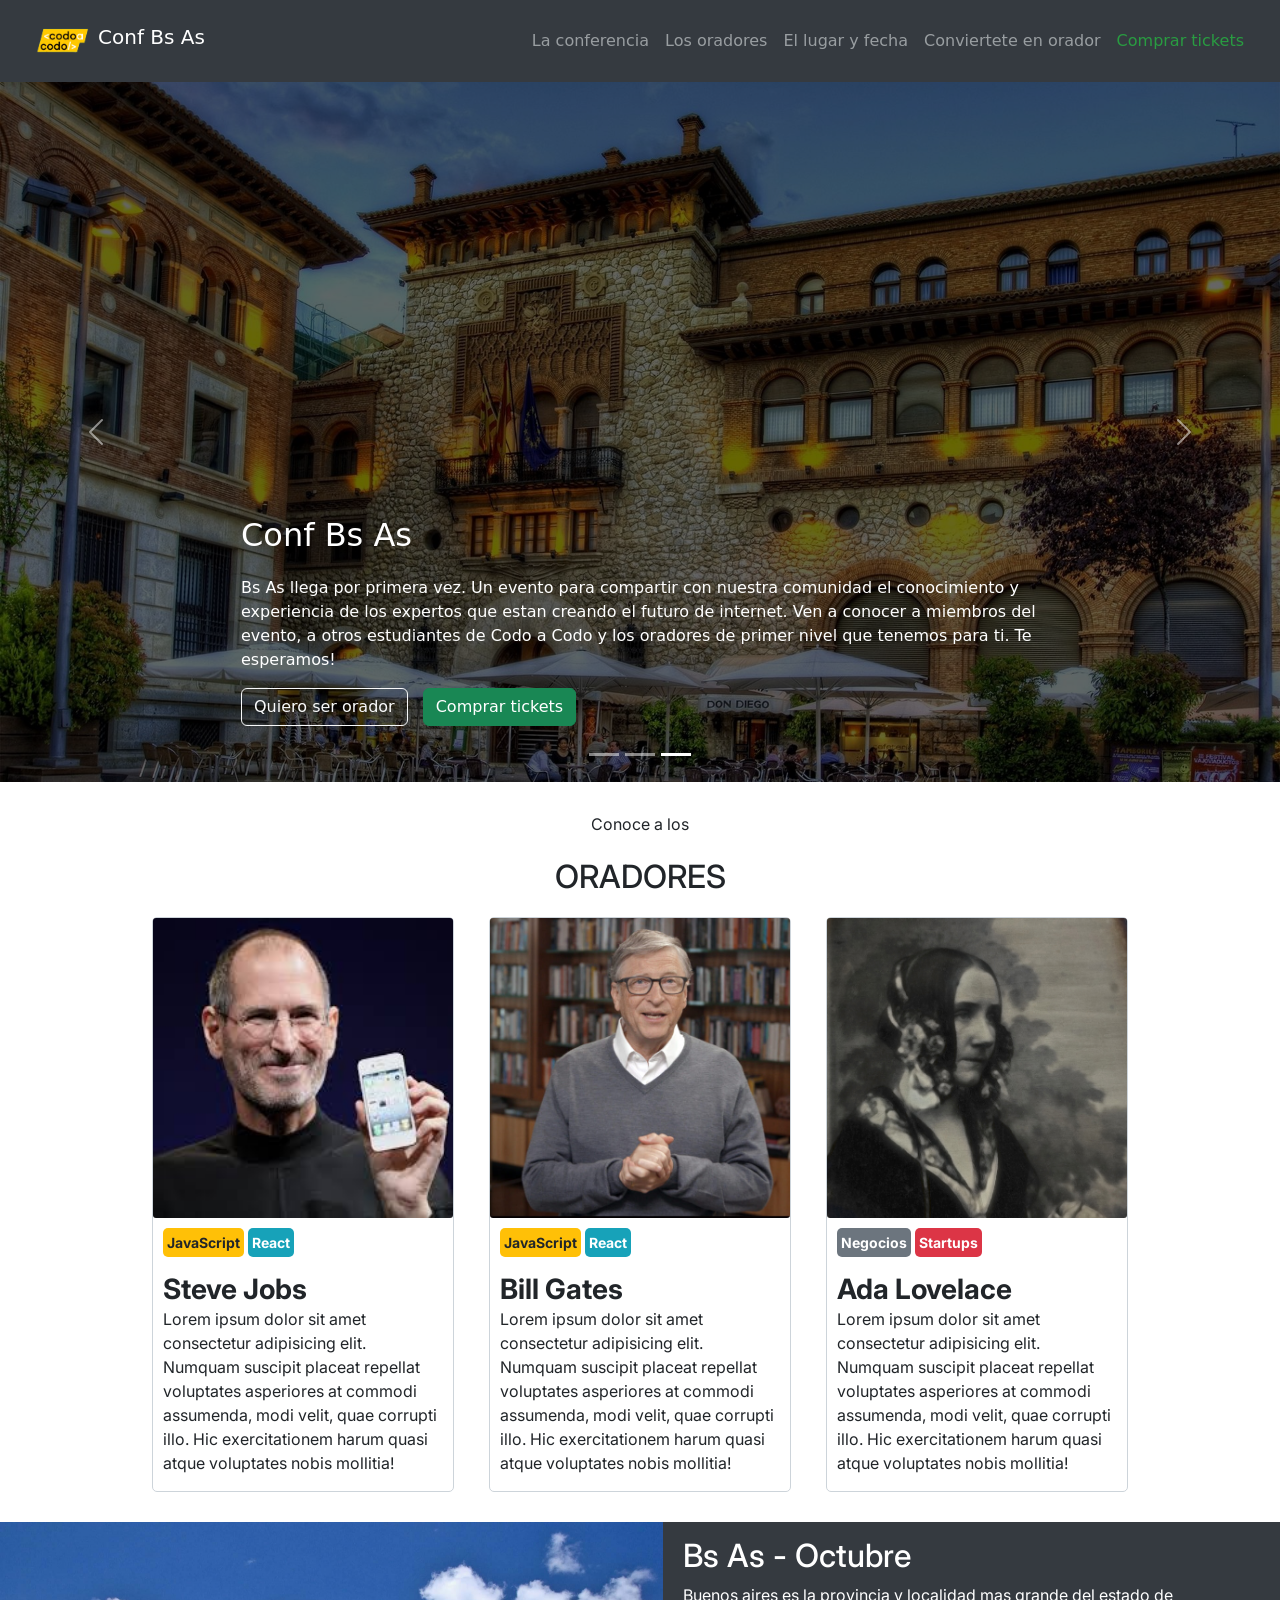
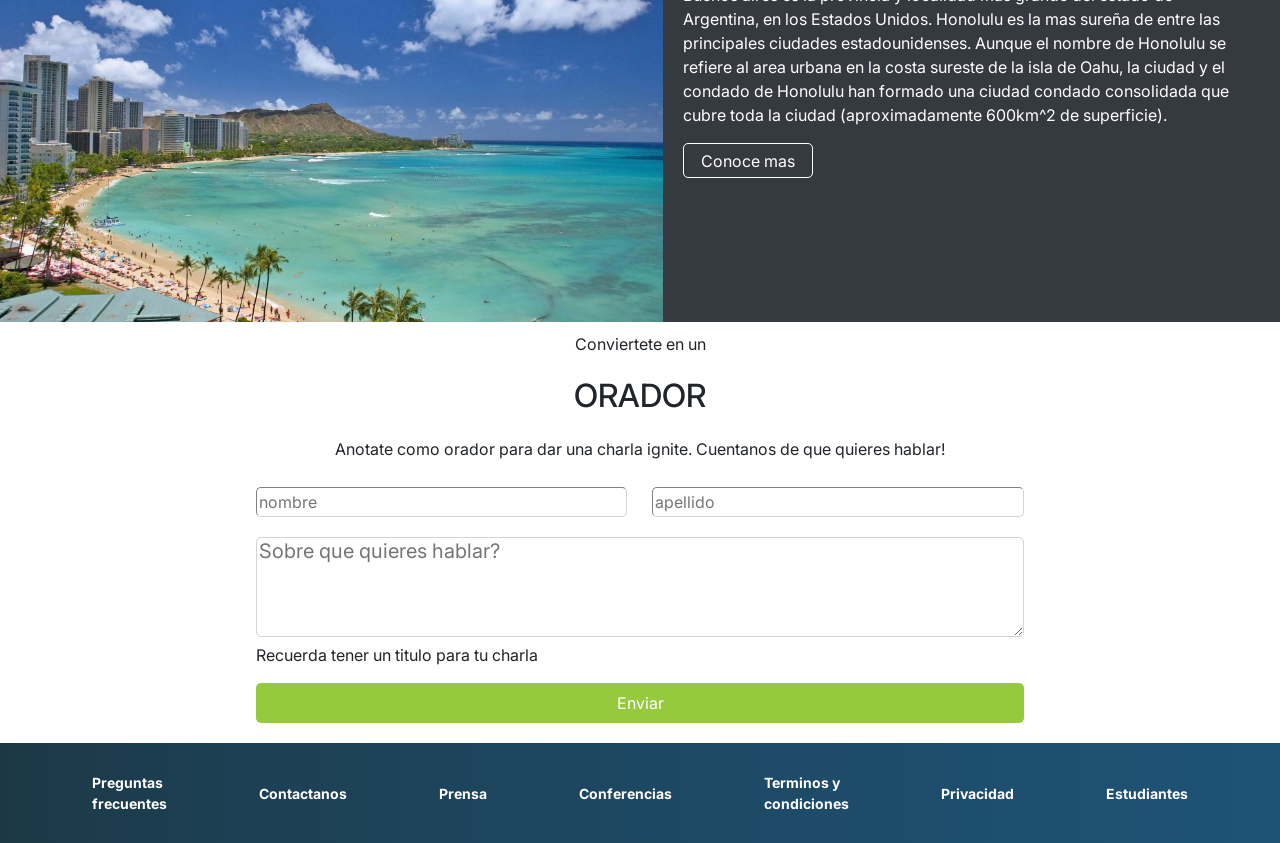
<file: TpIntegrador/src/main/webapp/index.html>
<!DOCTYPE html>
<html lang="en">

<head>
  <meta charset="UTF-8">
  <meta name="viewport" content="width=device-width, initial-scale=1.0">
  <link href="https://cdn.jsdelivr.net/npm/bootstrap@5.3.2/dist/css/bootstrap.min.css" rel="stylesheet"
    integrity="sha384-T3c6CoIi6uLrA9TneNEoa7RxnatzjcDSCmG1MXxSR1GAsXEV/Dwwykc2MPK8M2HN" crossorigin="anonymous">
  <link rel="stylesheet" href="styles/style.css">
  <link rel="stylesheet" href="styles/necolas.github.io_normalize.css_8.0.1_normalize.css">
  <link rel="preconnect" href="https://fonts.googleapis.com">
  <link rel="preconnect" href="https://fonts.googleapis.com">
  <link rel="preconnect" href="https://fonts.gstatic.com" crossorigin>
  <link href="https://fonts.googleapis.com/css2?family=Inter:wght@300&family=Roboto:wght@300&display=swap"
    rel="stylesheet">

  <title>Proyecto Front-End || Franco Armanasco</title>

</head>

<body>

  <!--Barra de navegacion -->
  <nav class="navbar navbar-expand-lg navbar-light">
    <div class="container-fluid">
      <button class="navbar-toggler" type="button" data-bs-toggle="collapse" data-bs-target="#navbar-toggler"
        aria-controls="navbarSupportedContent" aria-expanded="false" aria-label="Toggle navigation">
        <span class="navbar-toggler-icon"></span>
      </button>
      <div class="collapse navbar-collapse" id="navbar-toggler">
        <a class="navbar-brand" href="#">
          <img src="images/codoacodo.png" width="70" alt="Logo de la pagina web" class="logo">
          <h5 class="titulo-logo"> Conf Bs As</h5>
        </a>
        <ul class="navbar-nav d-flex justify-content-center align-items-center">
          <li class="nav-item">
            <a class="nav-link" href="#laconferencia">La conferencia</a>
          </li>
          <li class="nav-item">
            <a class="nav-link" href="#losoradores">Los oradores</a>
          </li>
          <li class="nav-item">
            <a class="nav-link" href="#ellugaryfecha">El lugar y fecha</a>
          </li>
          <li class="nav-item">
            <a class="nav-link" href="#convierteteenorador">Conviertete en orador</a>
          </li>
          <li class="nav-item">
            <a class="nav-link comprar" href="comprar_ticket.html">Comprar tickets</a>
          </li>
        </ul>
      </div>
    </div>
  </nav>

  <!--Carousel de imagenes e introduccion-->
  <div id="myCarousel" class="carousel slide" data-bs-ride="carousel">
    <div class="carousel-indicators">
      <button type="button" data-bs-target="#myCarousel" data-bs-slide-to="0" class="" aria-label="Slide 1"></button>
      <button type="button" data-bs-target="#myCarousel" data-bs-slide-to="1" aria-label="Slide 2" class=""></button>
      <button type="button" data-bs-target="#myCarousel" data-bs-slide-to="2" aria-label="Slide 3" class="active"
        aria-current="true"></button>
    </div>
    <div class="carousel-inner">
      <div class="carousel-item">
        <img class="bd-placeholder-img bsas" width="100%" height="100%" aria-hidden="true" src="images/hawaii.jpg"
          alt="buenos aires">
      </div>
      <div class="carousel-item active">
        <img class="bd-placeholder-img bsas" width="100%" height="100%" aria-hidden="true" src="images/hawaii2.jpg"
          alt="buenos aires">
      </div>
      <div class="carousel-item">
        <img class="bd-placeholder-img bsas" width="100%" height="100%" aria-hidden="true" src="images/hawaii3.jpg"
          alt="buenos aires">
      </div>
    </div>
    <div class="container">
      <div class="carousel-caption text-start">
        <h1>Conf Bs As</h1>
        <p>Bs As llega por primera vez. Un evento para compartir con nuestra comunidad el conocimiento y experiencia
          de los expertos que estan creando el futuro de internet. Ven a conocer a miembros del evento, a otros
          estudiantes de Codo a Codo y los oradores de primer nivel que tenemos para ti. Te esperamos!</p>
        <div class="d-flex botones-conferencia">
          <p><a class="btn btn-md btn-outline-light" href="#convierteteenorador">Quiero ser orador</a></p>
          <p><a class="btn btn-md btn-success" href="comprar_ticket.html">Comprar tickets</a></p>
        </div>
      </div>
    </div>

    <button class="carousel-control-prev" type="button" data-bs-target="#myCarousel" data-bs-slide="prev">
      <span class="carousel-control-prev-icon" aria-hidden="true"></span>
      <span class="visually-hidden">Previous</span>
    </button>
    <button class="carousel-control-next" type="button" data-bs-target="#myCarousel" data-bs-slide="next">
      <span class="carousel-control-next-icon" aria-hidden="true"></span>
      <span class="visually-hidden">Next</span>
    </button>
  </div>

  <!--Seccion de oradores-->
  <div class="conoce-a-los-oradores" id="losoradores">
    <div class="title-oradores">
      <p>Conoce a los</p>
      <h1>ORADORES</h1>
    </div>

    <div class="oradores">

      <div class="miembro">
        <img src="images/steve.jpg" alt="steve jobs" class="orador">
        <div class="info-orador">
          <p class="hability-javascript">JavaScript</p>
          <p class="hability-react">React</p>
          <h3 class="nombre-orador">Steve Jobs</h3>
          <p>Lorem ipsum dolor sit amet consectetur adipisicing elit. Numquam suscipit placeat repellat voluptates
            asperiores at commodi assumenda, modi velit, quae corrupti illo. Hic exercitationem harum quasi atque
            voluptates nobis mollitia!</p>
        </div>
      </div>
      <div class="miembro">
        <img src="images/bill.jpg" alt="bill gates" class="orador">
        <div class="info-orador">
          <p class="hability-javascript">JavaScript</p>
          <p class="hability-react">React</p>
          <h3 class="nombre-orador">Bill Gates</h3>
          <p>Lorem ipsum dolor sit amet consectetur adipisicing elit. Numquam suscipit placeat repellat voluptates
            asperiores at commodi assumenda, modi velit, quae corrupti illo. Hic exercitationem harum quasi atque
            voluptates nobis mollitia!</p>
        </div>
      </div>
      <div class="miembro">
        <img src="images/ada.jpeg" alt="ada lovelace" class="orador">
        <div class="info-orador">
          <p class="hability-negocios">Negocios</p>
          <p class="hability-startups">Startups</p>
          <h3 class="nombre-orador">Ada Lovelace</h3>
          <p>Lorem ipsum dolor sit amet consectetur adipisicing elit. Numquam suscipit placeat repellat voluptates
            asperiores at commodi assumenda, modi velit, quae corrupti illo. Hic exercitationem harum quasi atque
            voluptates nobis mollitia!</p>
        </div>
      </div>
    </div>
  </div>

  <!--Lugar y fecha del evento-->
  <div class="lugar-fecha" id="ellugaryfecha">
    <img src="images/honolulu.jpg" width="100%" height="100%" alt="paisaje honolulu" class="paisaje">
    <div class="informacion-lugar-fecha">
      <h2>Bs As - Octubre</h2>
      <p>Buenos aires es la provincia y localidad mas grande del estado de Argentina, en los Estados Unidos. Honolulu es
        la mas sureña de entre las principales ciudades estadounidenses. Aunque el nombre de Honolulu se refiere al area
        urbana en la costa sureste de la isla de Oahu, la ciudad y el condado de Honolulu han formado una ciudad condado
        consolidada que cubre toda la ciudad (aproximadamente 600km^2 de superficie).</p>

      <button class="conoce-mas">Conoce mas</button>
    </div>
  </div>

  <!--Formulario de inscripcion para ser orador-->
  <div class="formulario" id="convierteteenorador">
    <div class="formulario-part1">
      <p>Conviertete en un</p>
      <h1>ORADOR</h1>
      <p>Anotate como orador para dar una charla ignite. Cuentanos de que quieres hablar!</p>
    </div>
    <div class="formulario-part2">
      <input type="text" placeholder="nombre" class="nombre">
      <input type="text" placeholder="apellido" class="apellido">
    </div>

    <div class="formulario-part3">
      <textarea placeholder="Sobre que quieres hablar?" class="sobre-que"></textarea>
      <p>Recuerda tener un titulo para tu charla</p>
      <button type="reset">Enviar</button>
    </div>
  </div>

  <!--Pie de pagina para mas informacion-->
  <div class="footer">
    <div>Preguntas <br> frecuentes</div>
    <div>Contactanos</div>
    <div>Prensa</div>
    <div>Conferencias</div>
    <div>Terminos y <br> condiciones</div>
    <div>Privacidad</div>
    <div>Estudiantes</div>
  </div>

  <script src="https://cdn.jsdelivr.net/npm/bootstrap@5.3.2/dist/js/bootstrap.bundle.min.js"
    integrity="sha384-C6RzsynM9kWDrMNeT87bh95OGNyZPhcTNXj1NW7RuBCsyN/o0jlpcV8Qyq46cDfL"
    crossorigin="anonymous"></script>
</body>

</html>
</file>
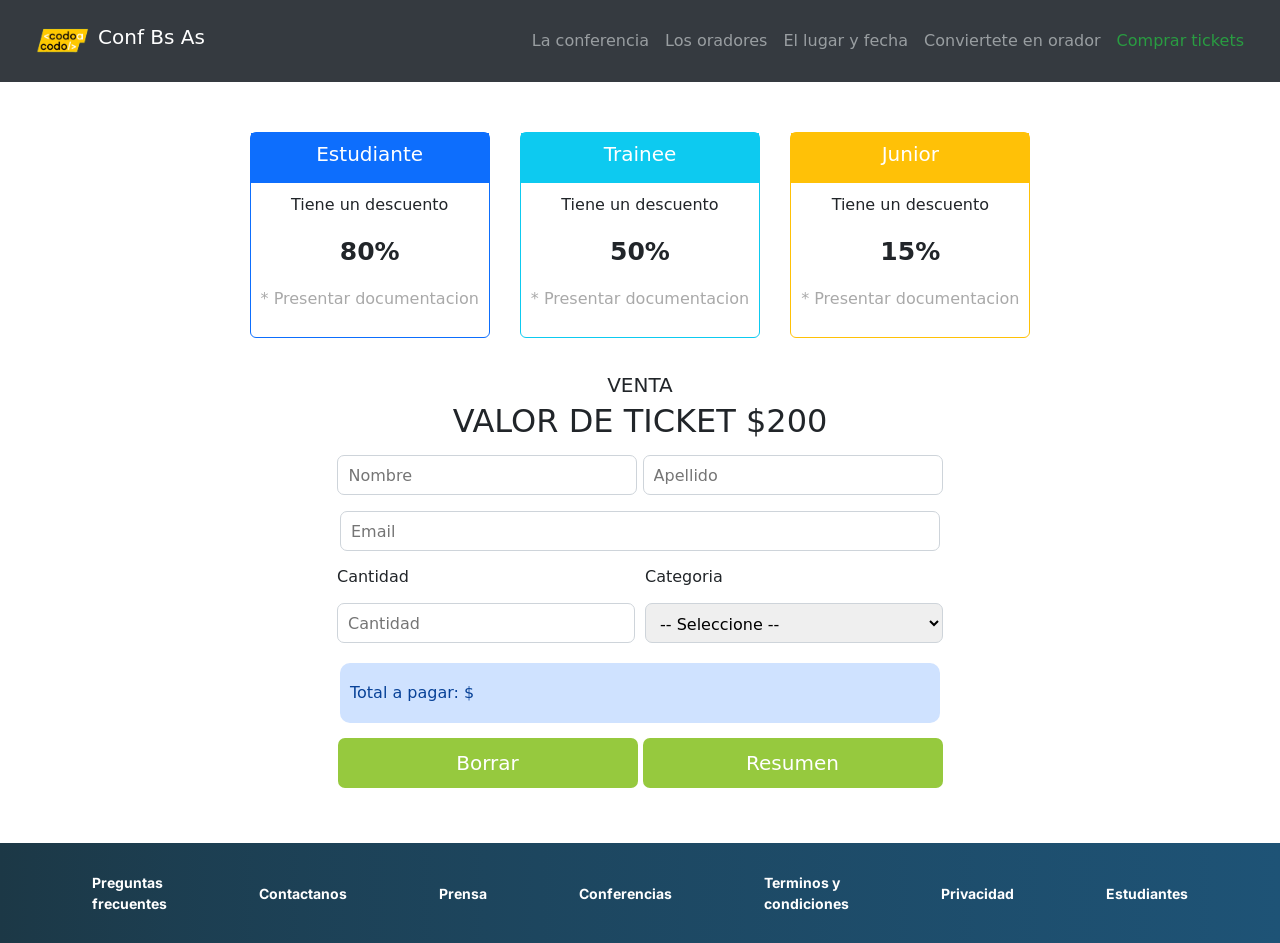
<file: TpIntegrador/src/main/webapp/comprar_ticket.html>
<!DOCTYPE html>
<html lang="en">

<head>
    <meta charset="UTF-8">
    <meta name="viewport" content="width=device-width, initial-scale=1.0">
    <link href="https://cdn.jsdelivr.net/npm/bootstrap@5.3.2/dist/css/bootstrap.min.css" rel="stylesheet"
        integrity="sha384-T3c6CoIi6uLrA9TneNEoa7RxnatzjcDSCmG1MXxSR1GAsXEV/Dwwykc2MPK8M2HN" crossorigin="anonymous">
    <link rel="stylesheet" href="styles/style.css">
    <link rel="stylesheet" href="styles/necolas.github.io_normalize.css_8.0.1_normalize.css">
    <link rel="preconnect" href="https://fonts.googleapis.com">
    <link rel="preconnect" href="https://fonts.googleapis.com">
    <link rel="preconnect" href="https://fonts.gstatic.com" crossorigin>
    <link href="https://fonts.googleapis.com/css2?family=Inter:wght@300&family=Roboto:wght@300&display=swap"
        rel="stylesheet">

    <title>Proyecto Front-End || Franco Armanasco</title>

</head>

<body>
    <!--Barra de navegacion -->
    <nav class="navbar navbar-expand-lg navbar-light">
        <div class="container-fluid">
            <button class="navbar-toggler" type="button" data-bs-toggle="collapse" data-bs-target="#navbar-toggler"
                aria-controls="navbarSupportedContent" aria-expanded="false" aria-label="Toggle navigation">
                <span class="navbar-toggler-icon"></span>
            </button>
            <div class="collapse navbar-collapse" id="navbar-toggler">
                <a class="navbar-brand" href="#">
                    <img src="images/codoacodo.png" width="70" alt="Logo de la pagina web" class="logo">
                    <h5 class="titulo-logo"> Conf Bs As</h5>
                </a>
                <ul class="navbar-nav d-flex justify-content-center align-items-center">
                    <li class="nav-item">
                        <a class="nav-link" href="index.jsp#laconferencia">La conferencia</a>
                    </li>
                    <li class="nav-item">
                        <a class="nav-link" href="index.jsp#losoradores">Los oradores</a>
                    </li>
                    <li class="nav-item">
                        <a class="nav-link" href="index.jps#ellugaryfecha">El lugar y fecha</a>
                    </li>
                    <li class="nav-item">
                        <a class="nav-link" href="index.jsp#convierteteenorador">Conviertete en orador</a>
                    </li>
                    <li class="nav-item">
                        <a class="nav-link comprar" href="#comprartickets">Comprar tickets</a>
                    </li>
                </ul>
            </div>
        </div>
    </nav>

    <div class="planes-de-pago">
        <div class="estudiante box">
            <div>
                <h5>Estudiante</h5>
            </div>
            <div>
                <p>Tiene un descuento</p>
                <p style="font-weight: bold; font-size: 25px;">80%</p>
                <p style="color: darkgray;">* Presentar documentacion</p>
            </div>
        </div>
        
        <div class="trainee box">
            <div>
                <h5>Trainee</h5>
            </div>
            <div>
                <p>Tiene un descuento</p>
                <p style="font-weight: bold; font-size: 25px;">50%</p>
                <p style="color: darkgray;">* Presentar documentacion</p>
            </div>
        </div>
        
        <div class="junior box">
            <div>
                <h5>Junior</h5>
            </div>
            <div>
                <p>Tiene un descuento</p>
                <p style="font-weight: bold; font-size: 25px;">15%</p>
                <p style="color: darkgray;">* Presentar documentacion</p>
            </div>
        </div>
    </div>

    <!-- Formulario de compras -->
    <form class="formulario-compra" id="formulario">

        <div class="titulos-comprar">
            <h5>VENTA</h5>
            <h1>VALOR DE TICKET $200</h1>
        </div>

        <div class="formulario-comprador">
            <div>
                <input name="nombre" type="text" placeholder="Nombre" class="dato-comprador"">
                <input name="apellido" type=" text" placeholder="Apellido" class="dato-comprador">
            </div>

            <input name="email" type="text" placeholder="Email" class="dato-comprador email">
        </div>

        <div class="cantidad-categoria">

            <div class="cantidad-tickets">
                <p style="margin-top: 14px; margin-bottom: 14px;">Cantidad</p>
                <input type="number" min="1" placeholder="Cantidad" class="dato-compra" id="cantidad-tickets" name="cantidad">
            </div>

            <div class="categoria-tickets">
                <p style="margin-top: 14px; margin-bottom: 14px;">Categoria</p>
                <select name="categoria" id="categoria-cliente" class="dato-compra">
                    <option value="opcion1">-- Seleccione --</option>
                    <option value="opcion2">Sin Categoria</option>
                    <option value="opcion3">Estudiante</option>
                    <option value="opcion4">Trainee</option>
                    <option value="opcion5">Junior</option>
                </select>
            </div>

        </div>


        <div class="saldo-compra">
            <p style="margin: 0; margin-left: 10px;" id="precio-total">Total a pagar: $</p>
        </div>

        <div class="contenedor-botones-formulario">
            <button class="botones" id="btn-borrar" type="button">Borrar</button>
            <button class="botones" id="btn-resumen" type="button">Resumen</button>
        </div>
    </form>


    <!--Pie de pagina para mas informacion-->
    <div class="footer">
        <div>Preguntas <br> frecuentes</div>
        <div>Contactanos</div>
        <div>Prensa</div>
        <div>Conferencias</div>
        <div>Terminos y <br> condiciones</div>
        <div>Privacidad</div>
        <div>Estudiantes</div>
    </div>

    <script src="https://cdn.jsdelivr.net/npm/bootstrap@5.3.2/dist/js/bootstrap.bundle.min.js"
        integrity="sha384-C6RzsynM9kWDrMNeT87bh95OGNyZPhcTNXj1NW7RuBCsyN/o0jlpcV8Qyq46cDfL"
        crossorigin="anonymous"></script>
    <script src="scripts/script.js"></script>
</body>

</html>
</file>
<file: TpIntegrador/src/main/webapp/styles/style.css>
.navbar{
    padding: 1rem;
    background-color: rgb(53,58,64);
}

.navbar-light .navbar-toggler-icon{
    background-image: url("data:image/svg+xml,%3csvg xmlns='http://www.w3.org/2000/svg' viewBox='0 0 30 30'%3e%3cpath stroke='rgba%28255, 255, 255, 1.75%29' stroke-linecap='round' stroke-miterlimit='10' stroke-width='2' d='M4 7h22M4 15h22M4 23h22'/%3e%3c/svg%3e")
}

.navbar-toggler{
    border-color: white !important;
}

.navbar-brand{
    display:flex;
    justify-content: space-between;
    align-items: center;
}

.navbar-collapse{
    align-items: center;
    justify-content: space-between;
}

.titulo-logo{
    color:white;
}

.nav-link{
    color:rgb(153,158,161) !important;
}

.nav-link:hover{
    color: white !important;
}

.comprar{
    color:rgb(41,156,65) !important;
}

.comprar:hover{
    color:rgb(0,255,0) !important;
}

/* conferencia */


.carousel-item{
    height:700px;
    background-color: #777;
    color: white;
    position: relative;
}

.bsas{
    object-fit: cover;
    filter: brightness(0.4);
}

.container{
    position:absolute;
    bottom: 0;
    left: 0;
    right: 0;
    padding-bottom: 50px;
}

.item1{
    background-color: red !important;
}

.botones-conferencia{
    gap: 15px;
}
/* oradores */

.conoce-a-los-oradores{
    margin-bottom: 30px;
    margin-top: 30px;
}

.miembro{
    border-style: solid;
    border-width: 1px;
    border-radius: 5px;
    border-color:rgb(205, 212, 218);
}

.title-oradores{
    text-align: center;
    font-family: 'Inter', sans-serif;
}

.oradores{
    display: flex;
    justify-content: center;
    gap: 35px;
    flex-wrap: wrap;
    font-family: 'Inter', sans-serif;
}

.orador{
    width: 300px;
    height: 300px;
    border-radius: 3px;
}

.info-orador{
    width: 280px;
    margin-left: 10px
}

.hability-javascript{
    background-color: rgb(255, 192, 7);
    font-size: 14px;
    font-weight: bold;
    display: inline-block;
    padding: 4px;
    margin-top: 10px;
    border-radius: 5px
}

.hability-react{
    background-color: rgb(23, 162, 185);
    color: white;
    font-size: 14px;
    font-weight: bold;
    display: inline-block;
    padding: 4px;
    border-radius: 5px
}

.hability-negocios{
    background-color: rgb(108, 117,126);
    color: white;
    font-size: 14px;
    font-weight: bold;
    display: inline-block;
    padding: 4px;
    margin-top: 10px;
    border-radius: 5px
}

.hability-startups{
    background-color: rgb(220, 53, 70);
    color: white;
    font-size: 14px;
    font-weight: bold;
    display: inline-block;
    padding: 4px;
    border-radius: 5px
}

.nombre-orador{
    margin: 0;
    font-weight: bold;
}

.formulario{
    display: flex;
    flex-direction: column;
    align-items: center;
    font-family: 'Inter', sans-serif;
}

.lugar-fecha{
    width: 100%;
    height: 400px;
    display: flex;
    font-family: 'Inter', sans-serif;
}

.paisaje{
    object-fit: cover;
    width: 54%;
    height: 100%;
}

.informacion-lugar-fecha{
    width: 50%;
    height: 100%;
    background-color: rgb(53,58,64);
    padding-left: 20px;
    padding-right: 40px;
    color: white;
    padding-top: 15px;
}

.conoce-mas{
    background-color: transparent;
    width: 130px;
    height: 35px;
    color: white;
    border-color: white;
    border-radius: 5px;
    border-style: solid;
    border-width: 1px;
}

.formulario-part1{
    text-align: center;
    padding: 10px;
}

.formulario-part2{
    width: 60.5vw;
    margin-bottom: 20px;
    display: flex;
    justify-content: center;
}

.nombre{
    width: 48%;
    height: 30px;
    border-color: rgb(205, 212, 218);
    border-radius: 5px;
    border-width: 1px;
}

.apellido{
    margin-left: 25px;
    width: 48%;
    height: 30px;
    border-color: rgb(205, 212, 218);
    border-radius: 5px;
    border-width: 1px;
}

.formulario-part3{
    width: 60vw;
    margin-bottom: 20px;
}

.formulario-part3 .sobre-que{
    width: 100%;
    height: 100px;
    border-color: rgb(205, 212, 218);
    border-radius: 5px;
    font-size: 20px;
}

.formulario-part3 button{
    width: 100%;
    height: 40px;
    background-color: rgb(150, 201, 62);
    color: white;
    cursor: pointer;
    border-color: transparent;
    border-radius: 5px;
}

.formulario-part3 button:hover{
    background-color: rgb(150, 190, 62);
}

.footer{
    background: linear-gradient(to right ,rgb(28,56,70),40%,rgb(30,83,118));
    height: 100px;
    display: flex;
    justify-content: center;
    justify-content: space-evenly;
    align-items: center;
    gap: 5px;
    flex-wrap: wrap;
    padding: 5px;
    font-weight: bold;
    font-size: 14px;
    color: white;
    font-family: 'Inter', sans-serif;
}

/* Estilos para comprar_ticket.html */

.planes-de-pago{
    display: flex;
    justify-content: center;
    align-items: center;
    flex-wrap: wrap;
    gap: 30px;
    margin-top: 50px;
}

.box{
    display: flex;
    flex-direction: column;
    justify-content: center;
    align-items: center;
    border-width: 1px;
    border-style: solid;
    border-radius: 6px;
}

.estudiante{
    border-color: #0d6efd;
}

.estudiante div:nth-child(1){
    width: 100%;
    height: 50px;
    display: flex;
    align-items: center;
    justify-content: center;
    color: white;
    background-color: #0d6efd;
}

.estudiante div:nth-child(2){
    display: flex;
    flex-direction: column;
    justify-content: center;
    align-items: center;
    padding: 10px;
}

.trainee{
    border-color: #0dcaf0;
}

.trainee div:nth-child(1){
    width: 100%;
    height: 50px;
    display: flex;
    align-items: center;
    justify-content: center;
    color: white;
    background-color: #0dcaf0;
}

.trainee div:nth-child(2){
    display: flex;
    flex-direction: column;
    justify-content: center;
    align-items: center;
    padding: 10px;
}

.junior{
    border-color: #ffc107;
}

.junior div:nth-child(1){
    width: 100%;
    height: 50px;
    display: flex;
    align-items: center;
    justify-content: center;
    color: white;
    background-color: #ffc107;
}

.junior div:nth-child(2){
    display: flex;
    flex-direction: column;
    justify-content: center;
    align-items: center;
    padding: 10px;
}

.formulario-compra{
    display: flex;
    flex-direction: column;
    justify-content: center;
    align-items: center; 
}


.titulos-comprar{
    display: flex;
    flex-direction: column;
    justify-content: center;
    align-items: center;
}

.titulos-comprar h5 {
    margin-top: 35px;
    margin-bottom: 0px;
}
.titulos-comprar h1 {
    margin-top: 5px;
    margin-bottom: 15px;
}

.formulario-comprador{
    display: flex;
    flex-direction: column;
    justify-content: center;
    align-items: center;
    flex-wrap: wrap;    
    gap: 16px;
}

.dato-comprador{
    width: 300px;
    height: 40px;
    border: 1px solid #ced4da;
    border-radius: 7px;
    padding: 10px;
}

.cantidad-categoria{
    display: flex;
    justify-content: center;
    align-items: center;
    flex-wrap: wrap;
    gap: 10px;
}

.dato-compra{
    padding: 10px;
    width: 298px;
    height: 40px;
    border: 1px solid #ced4da;
    border-radius: 7px;
}

.email{
    width: 600px;
}

.saldo-compra{
    width: 600px;
    height: 60px;
    margin-top: 20px;
    color: #084298;
    background-color: #cfe2ff;
    border-radius: 10px;
    border-color: #b6d4fe;
    display: flex;
    align-items: center;
}

.contenedor-botones-formulario{
    margin-top: 15px;
    margin-bottom: 15px;
    display: flex;
    justify-content: center;
    align-items: center;
    gap: 5px;
    flex-wrap: wrap;
}

.botones{
    margin-bottom: 40px;
    font-size: 20px;
    color: white;
    border-color: transparent;
    border-radius: 7px;
    background-color: #96c93e;
    width: 300px;
    height: 50px;
}

@media only screen and (max-width: 767px){
    .lugar-fecha{
        flex-direction: column;
        height: 800px;
    }
    .paisaje{
        width: 100%;
        height: 50%;
    }
    
    .informacion-lugar-fecha{
        width: auto;
        height: 50%;
    }
    
    .carousel-item{
        height: 450px;
    }


    /* Pagina de comprar tickets */

    .planes-de-pago{
        flex-direction: column;
    }

    .box{
        width: 80%;
    }

    .formulario-comprador div{
        display: flex;
        flex-direction: column;
        gap: 10px;
    }

    .cantidad-categoria{
        flex-direction: column;
    }

    .email{
        width: 300px;
    }

    .saldo-compra{
        width: 300px;
    }
}
</file>
